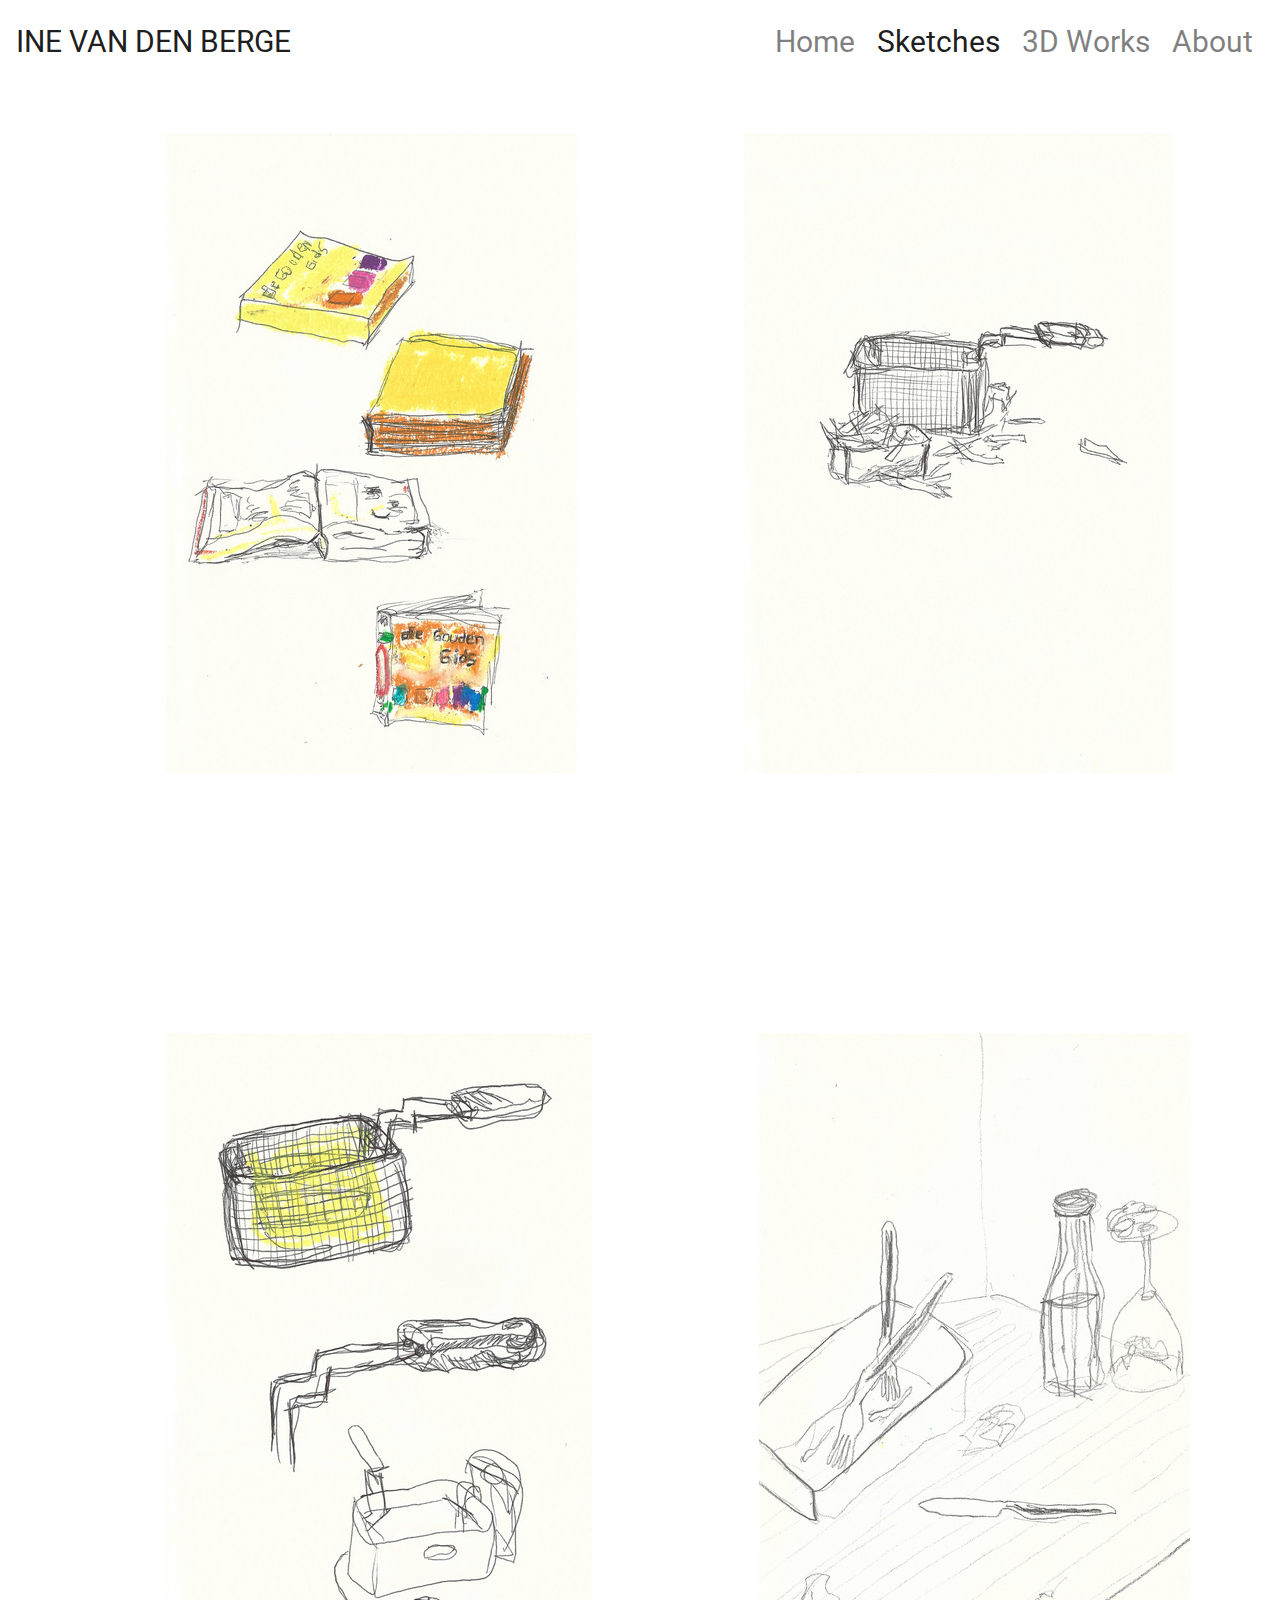
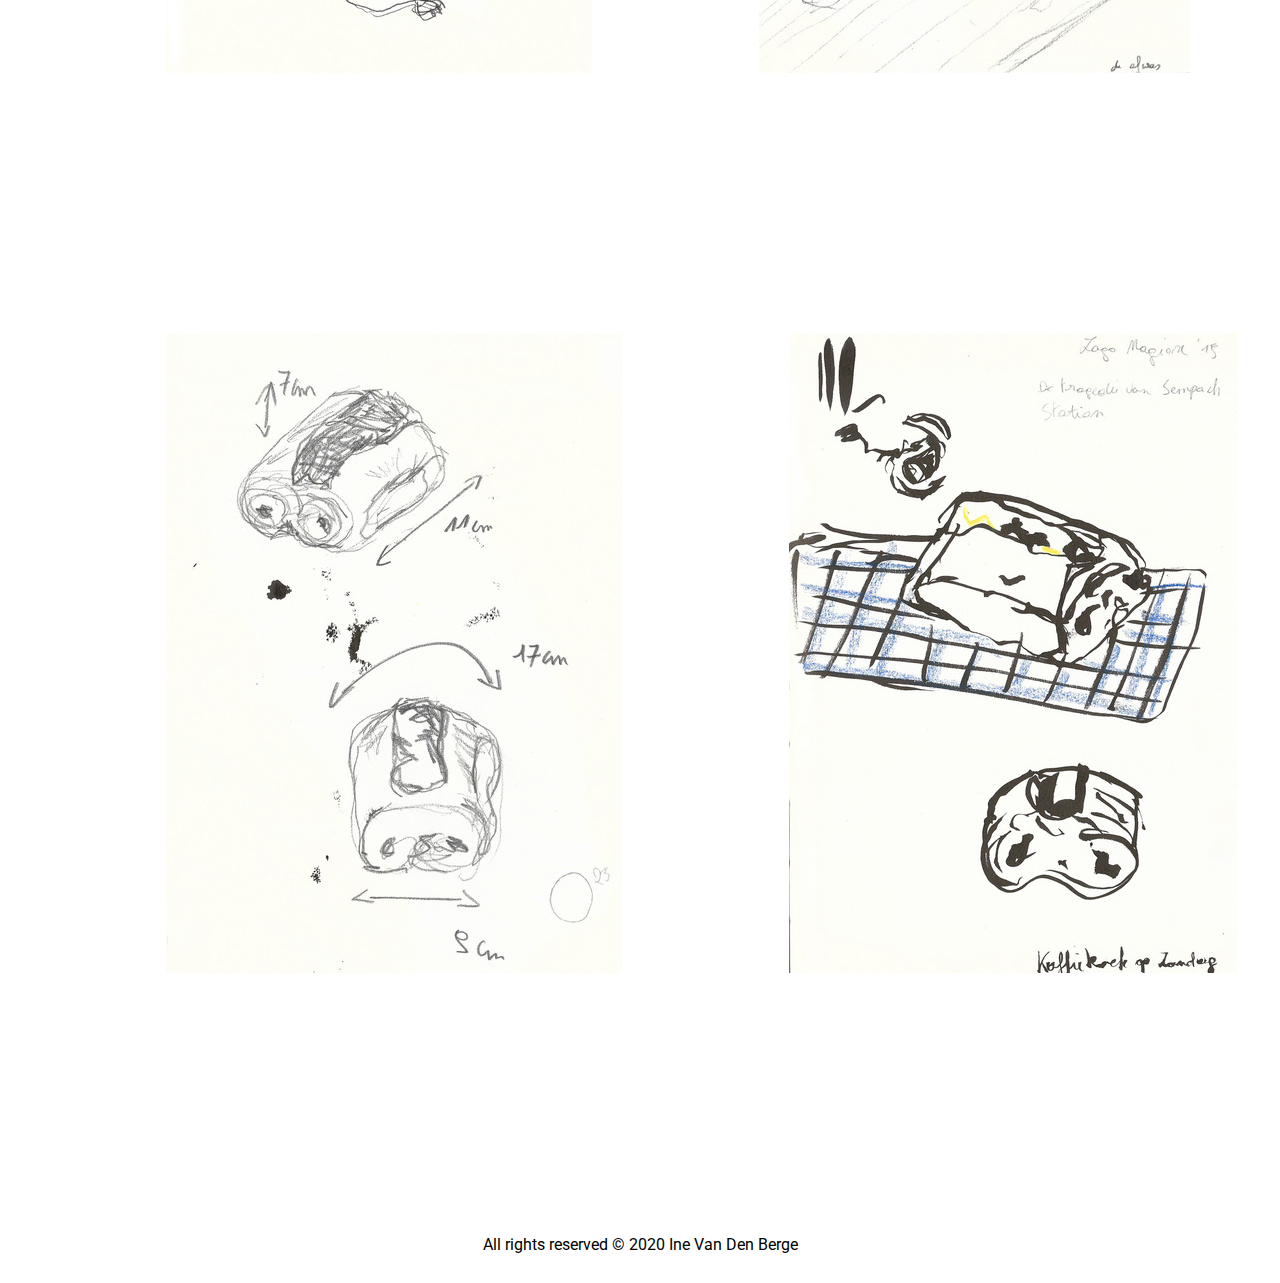
<file: Sketches.html>
<!DOCTYPE html>
<html lang="en">
<head>
  <meta charset="UTF-8">
  <meta http-equiv="X-UA-Compatible" content="IE=edge">
  <meta name="viewport" content="width=device-width, initial-scale=1">
  <title>Sketches</title>
  <!-- Bootstrap -->
  <link href="css/bootstrap-4.0.0.css" rel="stylesheet">
<link href="https://fonts.googleapis.com/css?family=Baskervville|Roboto&display=swap" rel="stylesheet">
 <link href="https://stackpath.bootstrapcdn.com/bootstrap/4.3.1/css/bootstrap.min.css" rel="stylesheet">
  <link href="https://maxcdn.bootstrapcdn.com/font-awesome/4.7.0/css/font-awesome.min.css" rel="stylesheet">
  <script src="https://ajax.googleapis.com/ajax/libs/jquery/3.3.1/jquery.min.js"></script>
  <script src="https://cdnjs.cloudflare.com/ajax/libs/popper.js/1.14.7/umd/popper.min.js"></script>
  <script src="https://stackpath.bootstrapcdn.com/bootstrap/4.3.1/js/bootstrap.min.js"></script>
</head>
<body>

 <header>
<div class="sketchesbar">
<nav class="navbar navbar-expand-lg navbar-light bg-white">
  <a class="navbar-brand" href="index.html">INE VAN DEN BERGE</a>
  <button class="navbar-toggler" type="button" data-toggle="collapse" data-target="#navbarSupportedContent" aria-controls="navbarSupportedContent" aria-expanded="false" aria-label="Toggle navigation">
    <span class="navbar-toggler-icon"></span>
  </button>
         <div class="MenuColor collapse navbar-collapse" id="navbarSupportedContent">
          <ul class="navbar-nav ml-auto">
            <li class="nav-item">
            <a class="nav-link" href="index.html">Home</a>
          </li>
          <li class="nav-item active">
            <a class="nav-link" href="Sketches.html">Sketches</a>
          </li>
          <li class="nav-item">
            <a class="nav-link" href="3dworks.html">3D Works</a>
          </li>
          <li class="nav-item">
            <a class="nav-link" href="contact.php">About</a>
          </li>
        </ul>
      </div>
</nav>
</div>
  </header>

  <div class="column">
   <div class="hvrbox">
     <img src="images/gouden gids.jpeg" alt="Mountains" class="hvrbox-layer_bottom">
       <div class="hvrbox-layer_top">
         <div class="hvrbox-text">Golden guide - 2019 - Ballpoint and oil pastels on paper - 14,5 x 21cm</div>
       </div>
  </div>


  </div>
  <div class="column">
    <div class="hvrbox">
      <img src="images/friteuse.jpeg" alt="Mountains" class="hvrbox-layer_bottom">
      <div class="hvrbox-layer_top">
        <div class="hvrbox-text">Fries I - 2019 - Ballpoint on paper - 14,5 x 21cm</div>
      </div>
  </div>
  </div>
</div>
<div class="column">
 <div class="hvrbox">
   <img src="images/frietjes.jpeg" alt="Mountains" class="hvrbox-layer_bottom">
     <div class="hvrbox-layer_top">
       <div class="hvrbox-text">Fries II - 2019 - Ballpoint on paper - 14,5 x 21cm</div>
     </div>
</div>

</div>
  <div class="column">
    <div class="hvrbox">
      <img src="images/afwas.jpeg" alt="Mountains" class="hvrbox-layer_bottom">
      <div class="hvrbox-layer_top">
        <div class="hvrbox-text">The dishes - 2019 - pencil on paper - 14,5 x 21cm</div>
      </div>
  </div>
  </div>

   <div class="column">
   <div class="hvrbox">
     <img src="images/koffiekoek_op_zondag_1.jpeg" alt="Mountains" class="hvrbox-layer_bottom">
       <div class="hvrbox-layer_top">
         <div class="hvrbox-text">Pain au chocolat - 2019 - pencil on paper - 14,5 x 21cm</div>
       </div>
  </div>

</div>
  <div class="column">
    <div class="hvrbox">
      <img src="images/koffiekoek_op_zondag_2.jpeg" alt="Mountains" class="hvrbox-layer_bottom">
      <div class="hvrbox-layer_top">
        <div class="hvrbox-text">Pain au chocolat II - 2019 - pencil on paper - 14,5 x 21cm</div>
      </div>
  </div>
  </div>
</div>

 <footer>
    <div class="footer">
      <p>All rights reserved © 2020 Ine Van Den Berge</p>
    </div>
  </footer>
</body>
</html>
</file>
